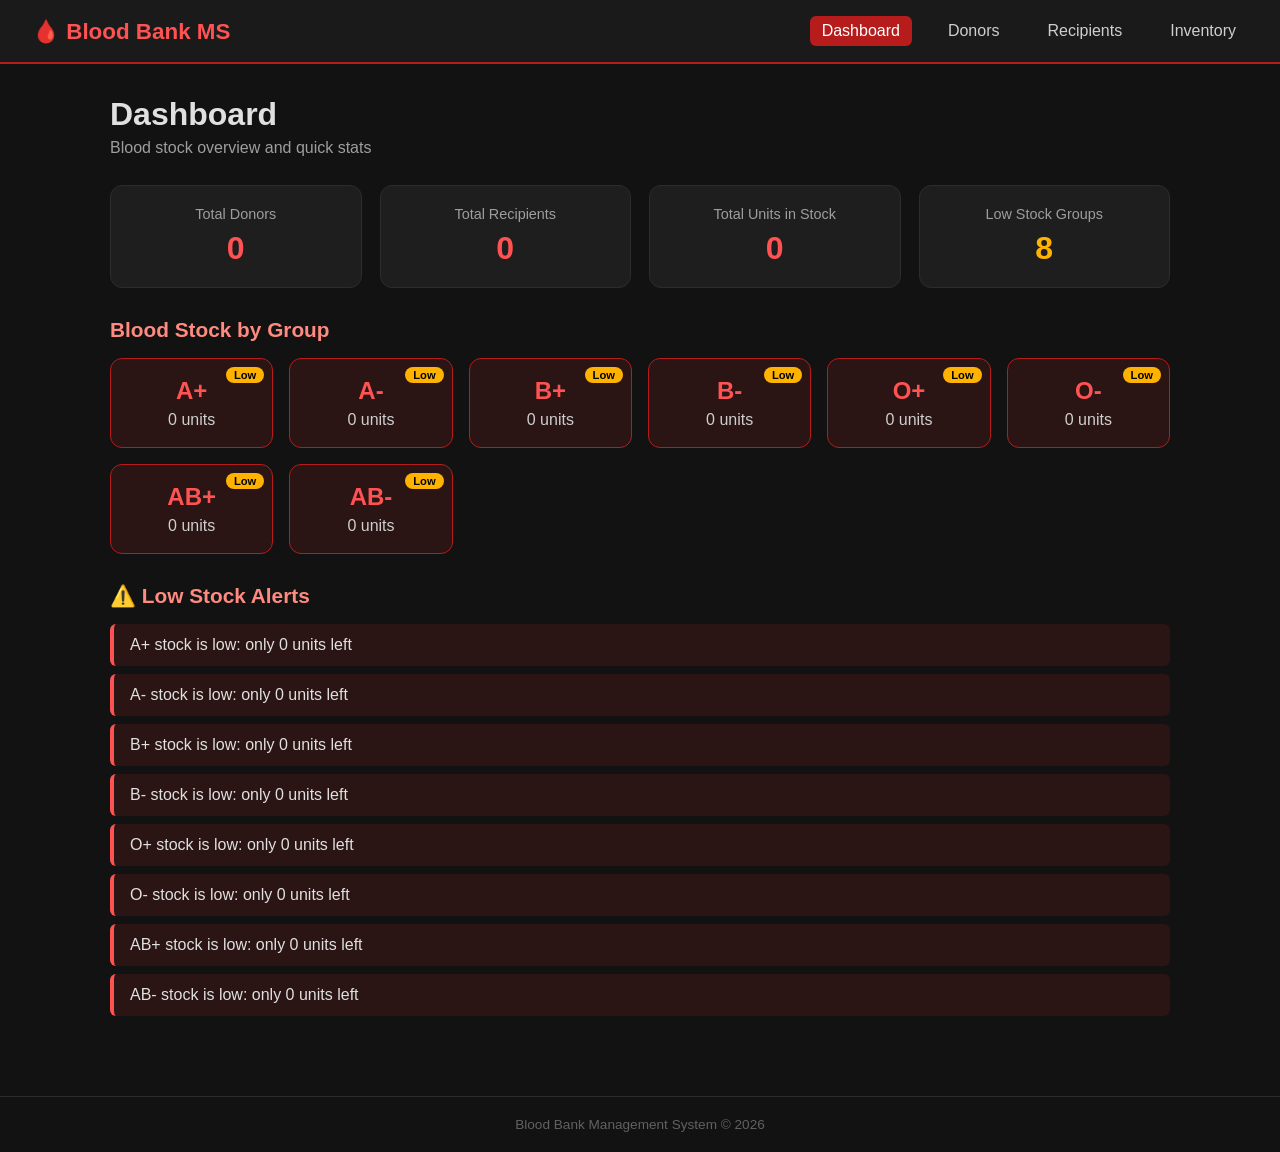
<file: index.html>
<!DOCTYPE html>
<html lang="en">
<head>
<meta charset="UTF-8">
<meta name="viewport" content="width=device-width, initial-scale=1.0">
<title>Blood Bank Management System</title>
<link rel="stylesheet" href="style.css">
</head>
<body>

  <header class="navbar">
    <div class="logo">🩸 Blood Bank MS</div>
    <nav>
      <a href="index.html" class="active">Dashboard</a>
      <a href="donors.html">Donors</a>
      <a href="recipients.html">Recipients</a>
      <a href="inventory.html">Inventory</a>
    </nav>
  </header>

  <main class="container">
    <h1>Dashboard</h1>
    <p class="subtitle">Blood stock overview and quick stats</p>

    <section class="stats-grid" id="statsGrid">
      <div class="stat-card">
        <h3>Total Donors</h3>
        <p id="totalDonors">0</p>
      </div>
      <div class="stat-card">
        <h3>Total Recipients</h3>
        <p id="totalRecipients">0</p>
      </div>
      <div class="stat-card">
        <h3>Total Units in Stock</h3>
        <p id="totalUnits">0</p>
      </div>
      <div class="stat-card alert-card">
        <h3>Low Stock Groups</h3>
        <p id="lowStockCount">0</p>
      </div>
    </section>

    <section class="stock-section">
      <h2>Blood Stock by Group</h2>
      <div class="stock-grid" id="stockGrid">
        <!-- filled by JS -->
      </div>
    </section>

    <section class="alerts-section" id="alertsSection">
      <h2>⚠️ Low Stock Alerts</h2>
      <ul id="alertsList" class="alerts-list">
        <li class="empty-msg">No alerts</li>
      </ul>
    </section>
  </main>

  <footer>
    <p>Blood Bank Management System &copy; 2026</p>
  </footer>

  <script src="script.js"></script>
  <script src="dashboard.js"></script>
</body>
</html>
</file>
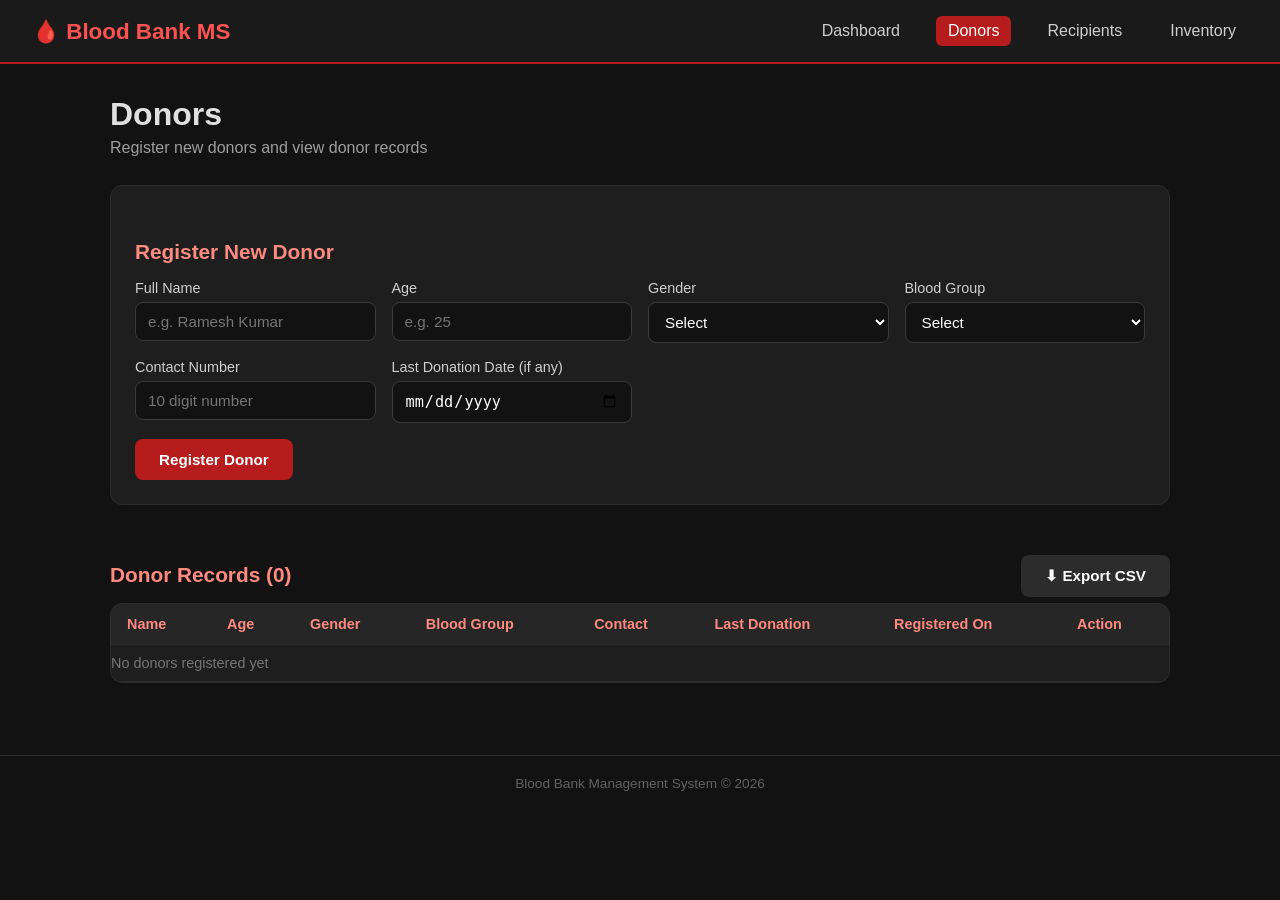
<file: donors.html>
<!DOCTYPE html>
<html lang="en">
<head>
<meta charset="UTF-8">
<meta name="viewport" content="width=device-width, initial-scale=1.0">
<title>Donors - Blood Bank Management System</title>
<link rel="stylesheet" href="style.css">
</head>
<body>

  <header class="navbar">
    <div class="logo">🩸 Blood Bank MS</div>
    <nav>
      <a href="index.html">Dashboard</a>
      <a href="donors.html">Donors</a>
      <a href="recipients.html">Recipients</a>
      <a href="inventory.html">Inventory</a>
    </nav>
  </header>

  <main class="container">
    <h1>Donors</h1>
    <p class="subtitle">Register new donors and view donor records</p>

    <section class="form-card">
      <h2>Register New Donor</h2>
      <form id="donorForm">
        <div class="form-grid">
          <div>
            <label for="donorName">Full Name</label>
            <input type="text" id="donorName" required placeholder="e.g. Ramesh Kumar">
          </div>
          <div>
            <label for="donorAge">Age</label>
            <input type="number" id="donorAge" required min="18" max="65" placeholder="e.g. 25">
          </div>
          <div>
            <label for="donorGender">Gender</label>
            <select id="donorGender" required>
              <option value="">Select</option>
              <option value="Male">Male</option>
              <option value="Female">Female</option>
              <option value="Other">Other</option>
            </select>
          </div>
          <div>
            <label for="donorBloodGroup">Blood Group</label>
            <select id="donorBloodGroup" required>
              <option value="">Select</option>
              <option value="A+">A+</option>
              <option value="A-">A-</option>
              <option value="B+">B+</option>
              <option value="B-">B-</option>
              <option value="O+">O+</option>
              <option value="O-">O-</option>
              <option value="AB+">AB+</option>
              <option value="AB-">AB-</option>
            </select>
          </div>
          <div>
            <label for="donorContact">Contact Number</label>
            <input type="tel" id="donorContact" required pattern="[0-9]{10}" placeholder="10 digit number">
          </div>
          <div>
            <label for="donorLastDonation">Last Donation Date (if any)</label>
            <input type="date" id="donorLastDonation">
          </div>
        </div>
        <button type="submit">Register Donor</button>
      </form>
    </section>

    <section>
      <div style="display:flex; justify-content:space-between; align-items:center; flex-wrap:wrap; gap:10px;">
        <h2>Donor Records (<span id="donorCount">0</span>)</h2>
        <button class="btn-secondary" onclick="exportDonorsCSV()">⬇ Export CSV</button>
      </div>
      <div class="table-wrapper">
        <table>
          <thead>
            <tr>
              <th>Name</th>
              <th>Age</th>
              <th>Gender</th>
              <th>Blood Group</th>
              <th>Contact</th>
              <th>Last Donation</th>
              <th>Registered On</th>
              <th>Action</th>
            </tr>
          </thead>
          <tbody id="donorTableBody">
            <!-- filled by JS -->
          </tbody>
        </table>
      </div>
    </section>
  </main>

  <footer>
    <p>Blood Bank Management System &copy; 2026</p>
  </footer>

  <script src="script.js"></script>
  <script src="donors.js"></script>
</body>
</html>
</file>
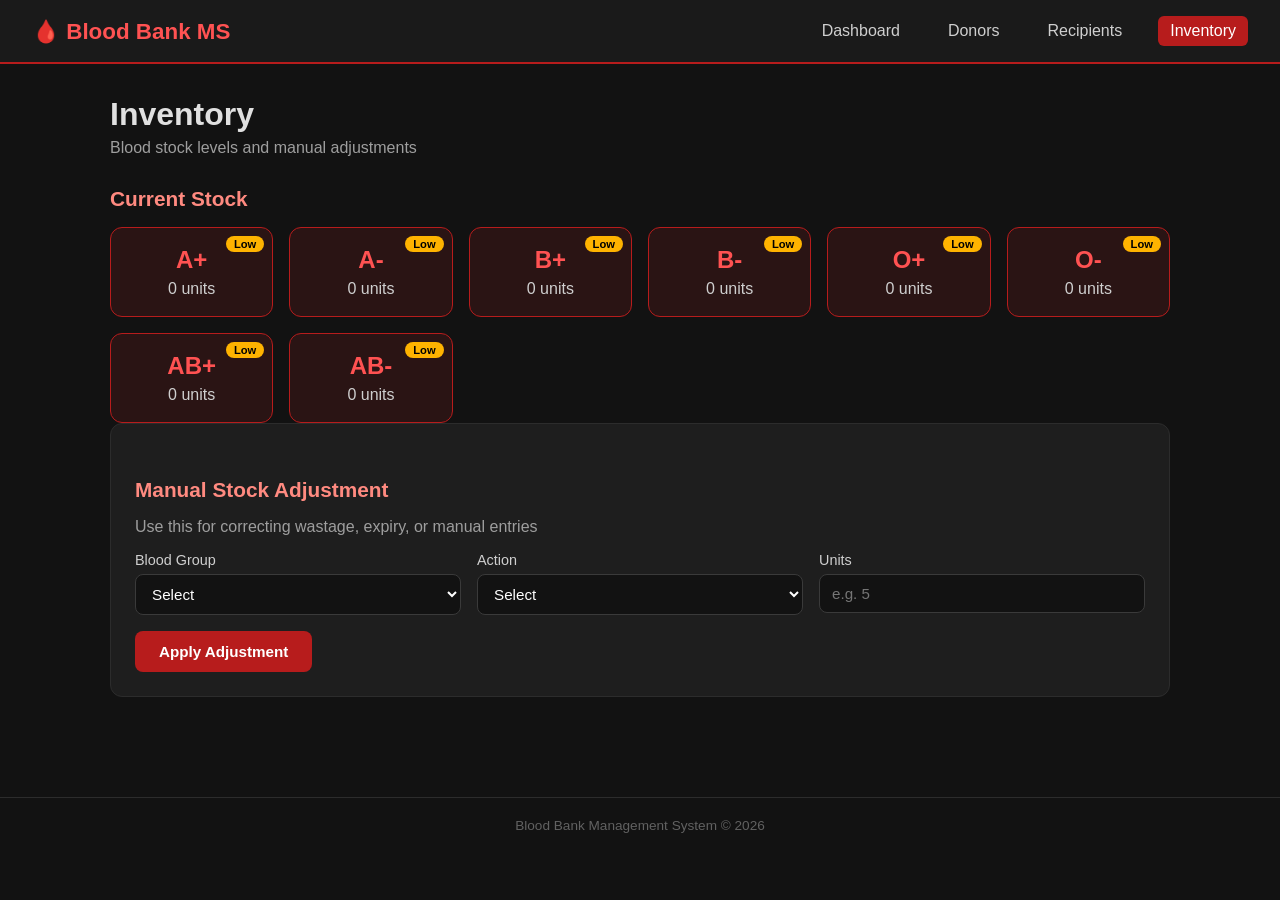
<file: inventory.html>
<!DOCTYPE html>
<html lang="en">
<head>
<meta charset="UTF-8">
<meta name="viewport" content="width=device-width, initial-scale=1.0">
<title>Inventory - Blood Bank Management System</title>
<link rel="stylesheet" href="style.css">
</head>
<body>

  <header class="navbar">
    <div class="logo">🩸 Blood Bank MS</div>
    <nav>
      <a href="index.html">Dashboard</a>
      <a href="donors.html">Donors</a>
      <a href="recipients.html">Recipients</a>
      <a href="inventory.html">Inventory</a>
    </nav>
  </header>

  <main class="container">
    <h1>Inventory</h1>
    <p class="subtitle">Blood stock levels and manual adjustments</p>

    <section class="stock-section">
      <h2>Current Stock</h2>
      <div class="stock-grid" id="invStockGrid">
        <!-- filled by JS -->
      </div>
    </section>

    <section class="form-card">
      <h2>Manual Stock Adjustment</h2>
      <p class="subtitle" style="margin-bottom:16px;">Use this for correcting wastage, expiry, or manual entries</p>
      <form id="adjustForm">
        <div class="form-grid">
          <div>
            <label for="adjBloodGroup">Blood Group</label>
            <select id="adjBloodGroup" required>
              <option value="">Select</option>
              <option value="A+">A+</option>
              <option value="A-">A-</option>
              <option value="B+">B+</option>
              <option value="B-">B-</option>
              <option value="O+">O+</option>
              <option value="O-">O-</option>
              <option value="AB+">AB+</option>
              <option value="AB-">AB-</option>
            </select>
          </div>
          <div>
            <label for="adjType">Action</label>
            <select id="adjType" required>
              <option value="">Select</option>
              <option value="add">Add Stock</option>
              <option value="remove">Remove Stock</option>
            </select>
          </div>
          <div>
            <label for="adjUnits">Units</label>
            <input type="number" id="adjUnits" required min="1" placeholder="e.g. 5">
          </div>
        </div>
        <button type="submit">Apply Adjustment</button>
      </form>
    </section>
  </main>

  <footer>
    <p>Blood Bank Management System &copy; 2026</p>
  </footer>

  <script src="script.js"></script>
  <script src="inventory.js"></script>
</body>
</html>
</file>
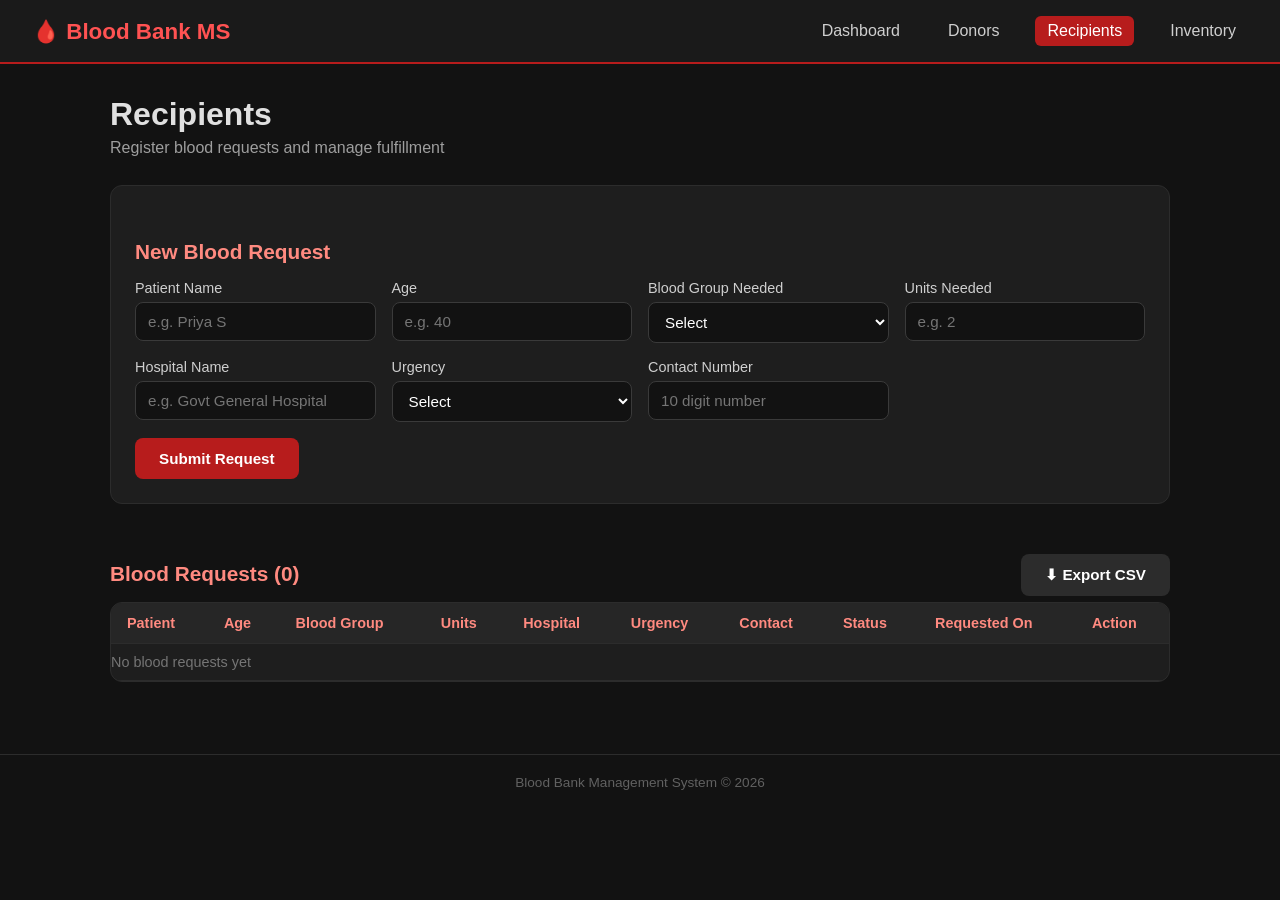
<file: recipients.html>
<!DOCTYPE html>
<html lang="en">
<head>
<meta charset="UTF-8">
<meta name="viewport" content="width=device-width, initial-scale=1.0">
<title>Recipients - Blood Bank Management System</title>
<link rel="stylesheet" href="style.css">
</head>
<body>

  <header class="navbar">
    <div class="logo">🩸 Blood Bank MS</div>
    <nav>
      <a href="index.html">Dashboard</a>
      <a href="donors.html">Donors</a>
      <a href="recipients.html">Recipients</a>
      <a href="inventory.html">Inventory</a>
    </nav>
  </header>

  <main class="container">
    <h1>Recipients</h1>
    <p class="subtitle">Register blood requests and manage fulfillment</p>

    <section class="form-card">
      <h2>New Blood Request</h2>
      <form id="recipientForm">
        <div class="form-grid">
          <div>
            <label for="recName">Patient Name</label>
            <input type="text" id="recName" required placeholder="e.g. Priya S">
          </div>
          <div>
            <label for="recAge">Age</label>
            <input type="number" id="recAge" required min="0" max="120" placeholder="e.g. 40">
          </div>
          <div>
            <label for="recBloodGroup">Blood Group Needed</label>
            <select id="recBloodGroup" required>
              <option value="">Select</option>
              <option value="A+">A+</option>
              <option value="A-">A-</option>
              <option value="B+">B+</option>
              <option value="B-">B-</option>
              <option value="O+">O+</option>
              <option value="O-">O-</option>
              <option value="AB+">AB+</option>
              <option value="AB-">AB-</option>
            </select>
          </div>
          <div>
            <label for="recUnits">Units Needed</label>
            <input type="number" id="recUnits" required min="1" max="20" placeholder="e.g. 2">
          </div>
          <div>
            <label for="recHospital">Hospital Name</label>
            <input type="text" id="recHospital" required placeholder="e.g. Govt General Hospital">
          </div>
          <div>
            <label for="recUrgency">Urgency</label>
            <select id="recUrgency" required>
              <option value="">Select</option>
              <option value="Normal">Normal</option>
              <option value="Urgent">Urgent</option>
              <option value="Critical">Critical</option>
            </select>
          </div>
          <div>
            <label for="recContact">Contact Number</label>
            <input type="tel" id="recContact" required pattern="[0-9]{10}" placeholder="10 digit number">
          </div>
        </div>
        <button type="submit">Submit Request</button>
      </form>
    </section>

    <section>
   <div style="display:flex; justify-content:space-between; align-items:center; flex-wrap:wrap; gap:10px;">
  <h2>Blood Requests (<span id="recCount">0</span>)</h2>
  <button class="btn-secondary" onclick="exportRecipientsCSV()">⬇ Export CSV</button>
</div>
      <div class="table-wrapper">
        <table>
          <thead>
            <tr>
              <th>Patient</th>
              <th>Age</th>
              <th>Blood Group</th>
              <th>Units</th>
              <th>Hospital</th>
              <th>Urgency</th>
              <th>Contact</th>
              <th>Status</th>
              <th>Requested On</th>
              <th>Action</th>
            </tr>
          </thead>
          <tbody id="recTableBody">
            <!-- filled by JS -->
          </tbody>
        </table>
      </div>
    </section>
  </main>

  <footer>
    <p>Blood Bank Management System &copy; 2026</p>
  </footer>

  <script src="script.js"></script>
  <script src="recipients.js"></script>
</body>
</html>
</file>
<file: style.css>
/* ===== Blood Bank Management System - Styles ===== */

* {
  margin: 0;
  padding: 0;
  box-sizing: border-box;
}

body {
  font-family: 'Segoe UI', Tahoma, Geneva, Verdana, sans-serif;
  background: #121212;
  color: #e0e0e0;
  min-height: 100vh;
}

/* ---------- Navbar ---------- */
.navbar {
  display: flex;
  justify-content: space-between;
  align-items: center;
  background: #1a1a1a;
  padding: 16px 32px;
  border-bottom: 2px solid #b71c1c;
  flex-wrap: wrap;
}

.navbar .logo {
  font-size: 1.4rem;
  font-weight: bold;
  color: #ff5252;
}

.navbar nav {
  display: flex;
  gap: 24px;
  flex-wrap: wrap;
}

.navbar nav a {
  color: #cfcfcf;
  text-decoration: none;
  font-weight: 500;
  padding: 6px 12px;
  border-radius: 6px;
  transition: 0.2s;
}

.navbar nav a:hover {
  background: #2a2a2a;
  color: #fff;
}

.navbar nav a.active {
  background: #b71c1c;
  color: #fff;
}

/* ---------- Container ---------- */
.container {
  max-width: 1100px;
  margin: 0 auto;
  padding: 32px 20px;
}

h1 {
  font-size: 2rem;
  margin-bottom: 6px;
}

.subtitle {
  color: #9e9e9e;
  margin-bottom: 28px;
}

h2 {
  margin: 30px 0 16px;
  font-size: 1.3rem;
  color: #ff8a80;
}

/* ---------- Stat Cards ---------- */
.stats-grid {
  display: grid;
  grid-template-columns: repeat(auto-fit, minmax(200px, 1fr));
  gap: 18px;
  margin-bottom: 20px;
}

.stat-card {
  background: #1e1e1e;
  border: 1px solid #2c2c2c;
  border-radius: 12px;
  padding: 20px;
  text-align: center;
}

.stat-card h3 {
  font-size: 0.9rem;
  color: #9e9e9e;
  font-weight: 500;
  margin-bottom: 8px;
}

.stat-card p {
  font-size: 2rem;
  font-weight: bold;
  color: #ff5252;
}

.alert-card p {
  color: #ffb300;
}

/* ---------- Blood Stock Grid ---------- */
.stock-grid {
  display: grid;
  grid-template-columns: repeat(auto-fit, minmax(140px, 1fr));
  gap: 16px;
}

.blood-card {
  background: #1e1e1e;
  border: 1px solid #2c2c2c;
  border-radius: 12px;
  padding: 18px;
  text-align: center;
  position: relative;
}

.blood-card.low-stock {
  border-color: #b71c1c;
  background: #2a1414;
}

.blood-group {
  font-size: 1.5rem;
  font-weight: bold;
  color: #ff5252;
}

.blood-units {
  margin-top: 6px;
  color: #cfcfcf;
}

.low-tag {
  position: absolute;
  top: 8px;
  right: 8px;
  background: #ffb300;
  color: #000;
  font-size: 0.7rem;
  font-weight: bold;
  padding: 2px 8px;
  border-radius: 20px;
}

/* ---------- Alerts ---------- */
.alerts-list {
  list-style: none;
}

.alert-item {
  background: #2a1414;
  border-left: 4px solid #ff5252;
  padding: 12px 16px;
  margin-bottom: 8px;
  border-radius: 6px;
}

.empty-msg {
  color: #757575;
  padding: 10px 0;
}

/* ---------- Forms (Donors/Recipients pages) ---------- */
.form-card {
  background: #1e1e1e;
  border: 1px solid #2c2c2c;
  border-radius: 12px;
  padding: 24px;
  margin-bottom: 28px;
}

.form-grid {
  display: grid;
  grid-template-columns: repeat(auto-fit, minmax(220px, 1fr));
  gap: 16px;
}

label {
  display: block;
  margin-bottom: 6px;
  font-size: 0.9rem;
  color: #cfcfcf;
}

input, select {
  width: 100%;
  padding: 10px 12px;
  background: #121212;
  border: 1px solid #3a3a3a;
  border-radius: 8px;
  color: #fff;
  font-size: 0.95rem;
}

input:focus, select:focus {
  outline: none;
  border-color: #ff5252;
}

button {
  background: #b71c1c;
  color: #fff;
  border: none;
  padding: 12px 24px;
  border-radius: 8px;
  font-size: 0.95rem;
  font-weight: 600;
  cursor: pointer;
  margin-top: 16px;
  transition: 0.2s;
}

button:hover {
  background: #d32f2f;
}

button.btn-secondary {
  background: #2c2c2c;
}

button.btn-secondary:hover {
  background: #3a3a3a;
}

button.btn-danger {
  background: #424242;
  padding: 6px 14px;
  font-size: 0.85rem;
  margin: 0;
}

button.btn-danger:hover {
  background: #b71c1c;
}

/* ---------- Table ---------- */
.table-wrapper {
  overflow-x: auto;
  background: #1e1e1e;
  border: 1px solid #2c2c2c;
  border-radius: 12px;
}

table {
  width: 100%;
  border-collapse: collapse;
}

th, td {
  padding: 12px 16px;
  text-align: left;
  border-bottom: 1px solid #2c2c2c;
  font-size: 0.9rem;
}

th {
  background: #262626;
  color: #ff8a80;
  font-weight: 600;
}

tr:hover {
  background: #232323;
}

.status-badge {
  padding: 4px 10px;
  border-radius: 20px;
  font-size: 0.75rem;
  font-weight: 600;
}

.status-pending {
  background: #ffb300;
  color: #000;
}

.status-fulfilled {
  background: #43a047;
  color: #fff;
}

/* ---------- Footer ---------- */
footer {
  text-align: center;
  padding: 20px;
  color: #616161;
  font-size: 0.85rem;
  border-top: 1px solid #2c2c2c;
  margin-top: 40px;
}

/* ---------- Responsive ---------- */
@media (max-width: 600px) {
  .navbar {
    flex-direction: column;
    gap: 12px;
  }
  h1 {
    font-size: 1.5rem;
  }
}
</file>
